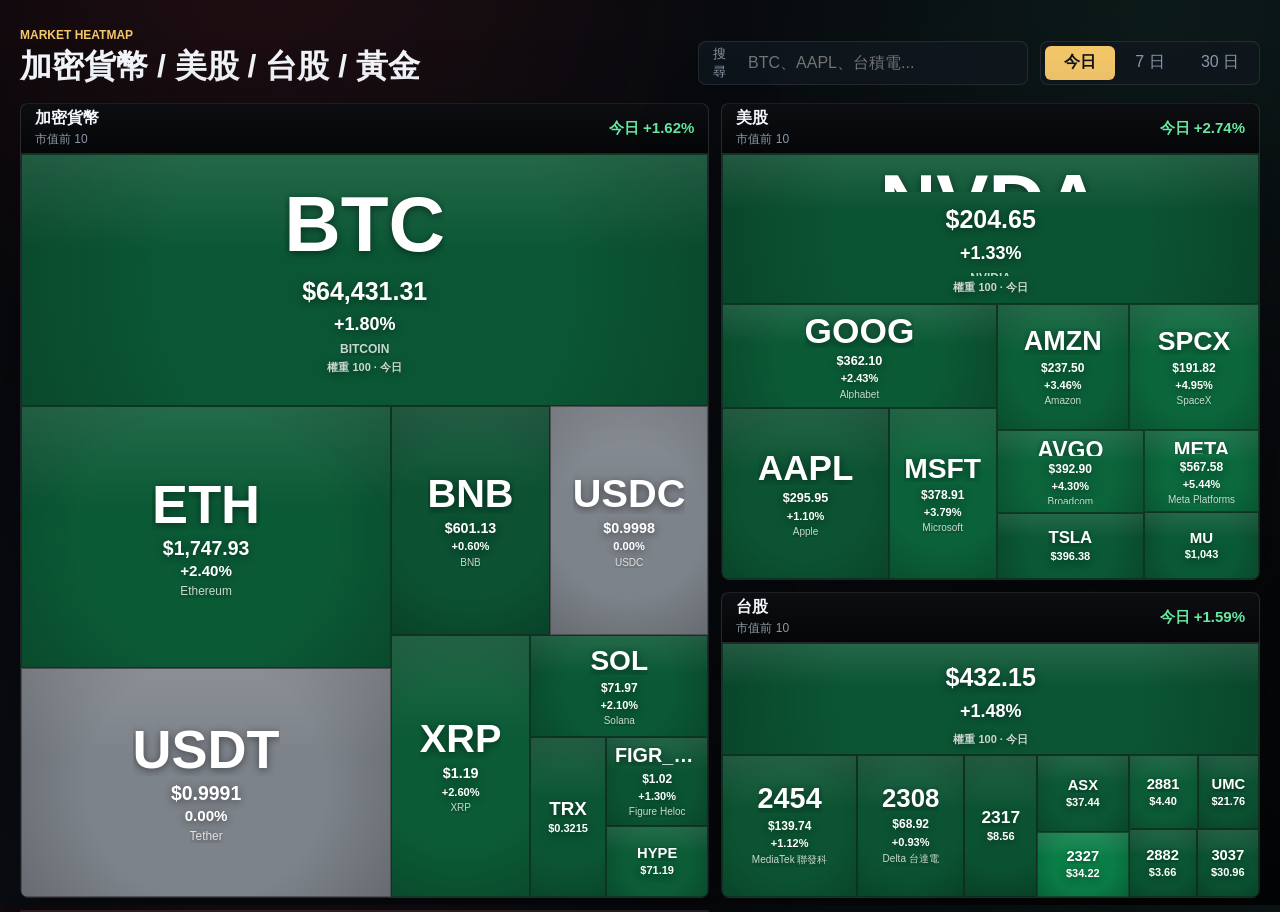
<file: heatmap-preview.html>
<!doctype html>
<html lang="zh-Hant">
  <head>
    <meta charset="UTF-8" />
    <meta name="viewport" content="width=device-width, initial-scale=1.0" />
    <title>市場熱力圖</title>
    <style>
:root {
  color-scheme: dark;
  --bg: #080b10;
  --panel: #111820;
  --panel-2: #151d27;
  --line: rgba(255, 255, 255, 0.09);
  --text: #f3f7fb;
  --muted: #8b99a8;
  --gold: #f4c76a;
  --green: #139f62;
  --red: #ca3f47;
  --shadow: 0 24px 80px rgba(0, 0, 0, 0.34);
}

* {
  box-sizing: border-box;
}

body {
  margin: 0;
  min-width: 1120px;
  min-height: 100vh;
  background:
    radial-gradient(circle at 20% -10%, rgba(92, 29, 35, 0.32), transparent 34%),
    radial-gradient(circle at 90% 0%, rgba(20, 88, 58, 0.18), transparent 28%),
    linear-gradient(145deg, #050609 0%, #0a0d12 50%, #040506 100%);
  color: var(--text);
  font-family:
    Inter, "Noto Sans TC", "PingFang TC", "Microsoft JhengHei", Arial, sans-serif;
}

button,
input {
  font: inherit;
}

.app-shell {
  width: min(1540px, calc(100vw - 40px));
  margin: 0 auto;
  padding: 28px 0 34px;
}

.topbar {
  display: flex;
  align-items: end;
  justify-content: space-between;
  gap: 22px;
  margin-bottom: 18px;
}

.eyebrow {
  margin: 0 0 6px;
  color: var(--gold);
  font-size: 12px;
  font-weight: 800;
  letter-spacing: 0;
  text-transform: uppercase;
}

h1,
h2,
h3,
p {
  margin: 0;
}

h1 {
  font-size: 32px;
  line-height: 1.15;
}

.toolbar {
  display: flex;
  align-items: center;
  gap: 12px;
}

.search-box {
  display: flex;
  align-items: center;
  gap: 10px;
  width: 330px;
  height: 44px;
  padding: 0 14px;
  border: 1px solid var(--line);
  background: rgba(17, 24, 32, 0.84);
  border-radius: 8px;
}

.search-box span {
  color: var(--muted);
  font-size: 13px;
}

.search-box input {
  width: 100%;
  border: 0;
  outline: 0;
  color: var(--text);
  background: transparent;
}

.range-tabs {
  display: grid;
  grid-template-columns: repeat(3, 70px);
  height: 44px;
  padding: 4px;
  border: 1px solid var(--line);
  border-radius: 8px;
  background: rgba(17, 24, 32, 0.84);
}

.range-button {
  border: 0;
  border-radius: 6px;
  color: var(--muted);
  background: transparent;
  cursor: pointer;
}

.range-button.active {
  color: #101318;
  background: var(--gold);
  font-weight: 800;
}

.dashboard {
  display: grid;
  grid-template-columns: 1.28fr 1fr;
  grid-template-rows: 53vh 34vh;
  gap: 12px;
  height: calc(100vh - 132px);
  min-height: 720px;
}

.market-panel {
  min-height: 0;
  overflow: hidden;
  border: 1px solid var(--line);
  border-radius: 8px;
  background: linear-gradient(180deg, rgba(19, 23, 29, 0.98), rgba(6, 8, 11, 0.98));
  box-shadow: var(--shadow);
}

.market-panel.featured {
  grid-row: span 2;
}

.panel-head {
  display: flex;
  align-items: center;
  justify-content: space-between;
  height: 50px;
  padding: 0 14px;
  border-bottom: 1px solid rgba(255, 255, 255, 0.1);
  background: linear-gradient(180deg, rgba(11, 13, 16, 0.96), rgba(4, 5, 7, 0.96));
}

.panel-head h2 {
  font-size: 16px;
  font-weight: 900;
}

.panel-head p {
  margin-top: 2px;
  color: var(--muted);
  font-size: 12px;
}

.panel-head strong {
  font-size: 15px;
}

.heatmap {
  position: relative;
  height: calc(100% - 50px);
  background: #0a0e13;
}

.render-error {
  display: grid;
  height: 100%;
  place-items: center;
  padding: 24px;
  color: #ff9a9a;
  font-size: 15px;
  font-weight: 800;
  text-align: center;
}

.tile {
  position: absolute;
  display: flex;
  flex-direction: column;
  align-items: center;
  justify-content: center;
  overflow: hidden;
  padding: 8px;
  border: 1px solid rgba(20, 8, 10, 0.44);
  color: #fff;
  text-align: center;
  text-shadow: 0 2px 9px rgba(0, 0, 0, 0.48);
  cursor: pointer;
  transition: filter 160ms ease, transform 160ms ease, box-shadow 160ms ease;
}

.tile::after {
  position: absolute;
  inset: 0;
  pointer-events: none;
  content: "";
  background:
    linear-gradient(180deg, rgba(255, 255, 255, 0.1), transparent 38%),
    radial-gradient(circle at 50% 50%, transparent 55%, rgba(0, 0, 0, 0.18));
}

.tile > span {
  position: relative;
  z-index: 1;
}

.tile:hover,
.tile.active {
  z-index: 5;
  filter: saturate(1.2) brightness(1.08);
  box-shadow: inset 0 0 0 2px rgba(255, 255, 255, 0.82), 0 14px 26px rgba(0, 0, 0, 0.32);
}

.tile.dimmed {
  opacity: 0.2;
}

.tile-symbol {
  display: block;
  max-width: 100%;
  overflow: hidden;
  font-weight: 900;
  font-size: 1em;
  line-height: 1;
  text-overflow: ellipsis;
  white-space: nowrap;
}

.tile.hero .tile-symbol {
  font-size: 1.45em;
  letter-spacing: 0;
}

.tile-price {
  display: block;
  margin-top: 7px;
  font-weight: 800;
  font-size: max(12px, 0.36em);
  line-height: 1.1;
  white-space: nowrap;
}

.tile.hero .tile-price {
  margin-top: 14px;
  font-size: max(25px, 0.34em);
}

.tile-change {
  display: block;
  margin-top: 4px;
  font-weight: 900;
  font-size: max(11px, 0.28em);
  line-height: 1.1;
  white-space: nowrap;
}

.tile.hero .tile-change {
  margin-top: 10px;
  font-size: max(18px, 0.2em);
}

.tile-name {
  display: block;
  margin-top: 4px;
  max-width: 100%;
  overflow: hidden;
  color: rgba(255, 255, 255, 0.78);
  font-size: max(10px, 0.22em);
  text-overflow: ellipsis;
  white-space: nowrap;
}

.tile.hero .tile-name {
  margin-top: 7px;
  font-size: max(12px, 0.12em);
  font-weight: 800;
  text-transform: uppercase;
}

.tile-market-note {
  display: none;
  margin-top: 4px;
  color: rgba(255, 255, 255, 0.78);
  font-size: max(11px, 0.1em);
  font-weight: 800;
  white-space: nowrap;
}

.tile.hero .tile-market-note {
  display: block;
}

.tile.compact {
  padding: 5px;
}

.tile.compact .tile-symbol {
  font-size: 0.82em;
}

.tile.compact .tile-price {
  margin-top: 3px;
  font-size: 11px;
}

.tile.compact .tile-change,
.tile.compact .tile-name,
.tile.compact .tile-market-note {
  display: none;
}

.detail-drawer {
  position: fixed;
  right: 22px;
  bottom: 22px;
  width: 330px;
  padding: 20px;
  border: 1px solid var(--line);
  border-radius: 8px;
  background: rgba(13, 18, 25, 0.96);
  box-shadow: var(--shadow);
  transform: translateY(calc(100% + 36px));
  transition: transform 220ms ease;
}

.detail-drawer.open {
  transform: translateY(0);
}

.detail-drawer h3 {
  padding-right: 32px;
  font-size: 22px;
}

.close-button {
  position: absolute;
  top: 12px;
  right: 12px;
  width: 30px;
  height: 30px;
  border: 1px solid var(--line);
  border-radius: 6px;
  color: var(--text);
  background: rgba(255, 255, 255, 0.06);
  cursor: pointer;
}

dl {
  display: grid;
  gap: 10px;
  margin: 18px 0 0;
}

dl div {
  display: flex;
  justify-content: space-between;
  gap: 16px;
  padding: 11px 0;
  border-top: 1px solid var(--line);
}

dt {
  color: var(--muted);
}

dd {
  margin: 0;
  font-weight: 800;
  text-align: right;
}

.positive {
  color: #68e7a2;
}

.negative {
  color: #ff9292;
}

@media (max-width: 1180px) {
  body {
    min-width: 0;
  }

  .app-shell {
    width: calc(100vw - 24px);
    padding-top: 18px;
  }

  .topbar {
    align-items: stretch;
    flex-direction: column;
  }

  .toolbar {
    align-items: stretch;
    flex-direction: column;
  }

  .search-box,
  .range-tabs {
    width: 100%;
  }

  .range-tabs {
    grid-template-columns: repeat(3, 1fr);
  }

  .dashboard {
    display: flex;
    flex-direction: column;
    height: auto;
    min-height: 0;
  }

  .market-panel,
  .market-panel.featured {
    height: 430px;
  }
}

</style>
  </head>
  <body>
    <main class="app-shell">
      <header class="topbar">
        <div>
          <p class="eyebrow">Market Heatmap</p>
          <h1>加密貨幣 / 美股 / 台股 / 黃金</h1>
        </div>
        <div class="toolbar" aria-label="熱力圖控制列">
          <label class="search-box" for="searchInput">
            <span>搜尋</span>
            <input id="searchInput" type="search" placeholder="BTC、AAPL、台積電..." autocomplete="off" />
          </label>
          <div class="range-tabs" role="tablist" aria-label="時間區間">
            <button class="range-button active" type="button" data-range="day">今日</button>
            <button class="range-button" type="button" data-range="week">7 日</button>
            <button class="range-button" type="button" data-range="month">30 日</button>
          </div>
        </div>
      </header>

      <section class="dashboard" aria-label="四市場熱力圖">
        <article class="market-panel featured" data-market="crypto">
          <div class="panel-head">
            <div>
              <h2>加密貨幣</h2>
              <p>市值前 10</p>
            </div>
            <strong id="cryptoSummary">--</strong>
          </div>
          <div class="heatmap" id="cryptoMap"></div>
        </article>

        <article class="market-panel" data-market="us">
          <div class="panel-head">
            <div>
              <h2>美股</h2>
              <p>市值前 10</p>
            </div>
            <strong id="usSummary">--</strong>
          </div>
          <div class="heatmap" id="usMap"></div>
        </article>

        <article class="market-panel" data-market="tw">
          <div class="panel-head">
            <div>
              <h2>台股</h2>
              <p>市值前 10</p>
            </div>
            <strong id="twSummary">--</strong>
          </div>
          <div class="heatmap" id="twMap"></div>
        </article>

        <article class="market-panel" data-market="metal">
          <div class="panel-head">
            <div>
              <h2>黃金 / 貴金屬</h2>
              <p>黃金 ETF 市值前 10</p>
            </div>
            <strong id="metalSummary">--</strong>
          </div>
          <div class="heatmap" id="metalMap"></div>
        </article>
      </section>

      <aside class="detail-drawer" id="detailDrawer" aria-live="polite">
        <button class="close-button" id="closeDrawer" type="button" aria-label="關閉詳細資料">×</button>
        <p class="eyebrow">Selected Asset</p>
        <h3 id="detailName">點選任一格查看細節</h3>
        <dl>
          <div>
            <dt>代號</dt>
            <dd id="detailSymbol">--</dd>
          </div>
          <div>
            <dt>價格</dt>
            <dd id="detailPrice">--</dd>
          </div>
          <div>
            <dt>漲跌</dt>
            <dd id="detailChange">--</dd>
          </div>
          <div>
            <dt>權重</dt>
            <dd id="detailWeight">--</dd>
          </div>
        </dl>
      </aside>
    </main>

    <script>
const ranges = {
  day: "今日",
  week: "7 日",
  month: "30 日",
};

const markets = [
  {
    id: "crypto",
    mapId: "cryptoMap",
    summaryId: "cryptoSummary",
    items: [
      asset("BTC", "Bitcoin", "$64,431.31", 100, 1.8, 5.0, 16.3),
      asset("ETH", "Ethereum", "$1,747.93", 16, 2.4, 8.6, 18.2),
      asset("USDT", "Tether", "$0.9991", 14, 0.0, 0.0, 0.0),
      asset("BNB", "BNB", "$601.13", 6, 0.6, 2.9, 6.7),
      asset("USDC", "USDC", "$0.9998", 6, 0.0, 0.0, 0.0),
      asset("XRP", "XRP", "$1.19", 6, 2.6, 8.2, 14.6),
      asset("SOL", "Solana", "$71.97", 3, 2.1, 15.2, 15.6),
      asset("TRX", "TRON", "$0.3215", 2, 1.5, 0.1, 9.6),
      asset("FIGR_HELOC", "Figure Heloc", "$1.02", 1.5, 1.3, 0.3, 1.4),
      asset("HYPE", "Hyperliquid", "$71.19", 1.2, 2.9, 33.7, 51.2),
    ],
  },
  {
    id: "us",
    mapId: "usMap",
    summaryId: "usSummary",
    items: [
      asset("NVDA", "NVIDIA", "$204.65", 100, 1.33, 4.8, 15.2),
      asset("GOOG", "Alphabet", "$362.10", 89, 2.43, 6.1, 18.6),
      asset("AAPL", "Apple", "$295.95", 88, 1.10, 3.4, 9.8),
      asset("MSFT", "Microsoft", "$378.91", 57, 3.79, 4.5, 7.2),
      asset("AMZN", "Amazon", "$237.50", 52, 3.46, 5.2, 10.1),
      asset("SPCX", "SpaceX", "$191.82", 51, 4.95, 8.8, 19.7),
      asset("AVGO", "Broadcom", "$392.90", 38, 4.30, 9.6, 22.4),
      asset("TSLA", "Tesla", "$396.38", 30, 2.05, 4.1, 12.6),
      asset("META", "Meta Platforms", "$567.58", 29, 5.44, 7.3, 14.0),
      asset("MU", "Micron Technology", "$1,043", 24, 2.20, 5.8, 16.4),
    ],
  },
  {
    id: "tw",
    mapId: "twMap",
    summaryId: "twSummary",
    items: [
      asset("TSM", "TSMC 台積電", "$432.15", 100, 1.48, 3.9, 11.8),
      asset("2454", "MediaTek 聯發科", "$139.74", 10, 1.12, 2.8, 8.4),
      asset("2308", "Delta 台達電", "$68.92", 8, 0.93, 4.2, 10.6),
      asset("2317", "Foxconn 鴻海", "$8.56", 5.4, 0.73, 2.1, 5.7),
      asset("ASX", "ASE 日月光投控", "$37.44", 3.7, 1.63, 3.8, 9.2),
      asset("2327", "Yageo 國巨", "$34.22", 3.1, 9.76, 10.9, 21.4),
      asset("2881", "Fubon 富邦金", "$4.40", 2.7, 2.58, 4.3, 7.8),
      asset("UMC", "United Microelectronics 聯電", "$21.76", 2.4, 0.65, 1.8, 6.2),
      asset("2882", "Cathay Financial 國泰金", "$3.66", 2.4, 1.75, 3.6, 6.9),
      asset("3037", "Unimicron 欣興", "$30.96", 2.2, 1.11, 4.2, 11.3),
    ],
  },
  {
    id: "metal",
    mapId: "metalMap",
    summaryId: "metalSummary",
    items: [
      asset("GLD", "SPDR Gold Shares", "$477.48", 100, 0.86, 3.90, 4.25),
      asset("IAU", "iShares Gold Trust", "$97.79", 45.5, 0.85, 3.90, 4.26),
      asset("GLDM", "SPDR Gold MiniShares", "$102.83", 18.4, 0.85, 3.90, 4.28),
      asset("SGOL", "abrdn Physical Gold Shares", "$49.51", 4.9, 0.88, 3.93, 4.30),
      asset("IAUM", "iShares Gold Trust Micro", "$51.80", 4.5, 0.86, 3.95, 4.31),
      asset("AAAU", "Goldman Sachs Physical Gold ETF", "$51.25", 1.8, 0.83, 3.87, 4.32),
      asset("OUNZ", "VanEck Merk Gold ETF", "$49.98", 1.7, 0.85, 3.89, 4.23),
      asset("BAR", "GraniteShares Gold Trust", "$51.19", 1.0, 0.85, 3.90, 4.28),
      asset("UGL", "ProShares Ultra Gold", "$77.24", 0.8, 1.70, 7.74, 5.16),
      asset("IGLD", "FT Vest Gold Strategy Target Income ETF", "$28.55", 0.35, 0.18, 2.96, 4.16),
    ],
  },
];

let activeRange = "day";
let activeSymbol = "";

const searchInput = document.querySelector("#searchInput");
const detailDrawer = document.querySelector("#detailDrawer");
const closeDrawer = document.querySelector("#closeDrawer");

function asset(symbol, name, price, weight, day, week, month) {
  return { symbol, name, price, weight, changes: { day, week, month } };
}

function getChange(item) {
  return item.changes[activeRange];
}

function formatChange(value) {
  const sign = value > 0 ? "+" : "";
  return `${sign}${value.toFixed(2)}%`;
}

function tileColor(value) {
  if (Math.abs(value) < 0.05) return "#7d838a";
  const abs = Math.min(Math.abs(value), 10) / 10;
  const alpha = 0.56 + abs * 0.44;
  return value > 0 ? `rgba(12, 128, 72, ${alpha})` : `rgba(224, 84, 91, ${alpha})`;
}

function averageChange(items) {
  const totalWeight = items.reduce((sum, item) => sum + item.weight, 0);
  const weighted = items.reduce((sum, item) => sum + getChange(item) * item.weight, 0);
  return weighted / totalWeight;
}

function layoutTreemap(items, x, y, width, height) {
  const total = items.reduce((sum, item) => sum + item.weight, 0);
  const sorted = [...items].sort((a, b) => b.weight - a.weight);
  return splitItems(sorted, x, y, width, height, total);
}

function layoutMarket(items, width, height) {
  const sorted = [...items].sort((a, b) => b.weight - a.weight);
  const hero = sorted[0];
  const rest = sorted.slice(1);
  const heroHeight = Math.min(height * 0.44, Math.max(150, height * 0.34));
  const gutter = 0;
  const restHeight = height - heroHeight - gutter;

  return [
    { item: hero, x: 0, y: 0, width, height: heroHeight, hero: true },
    ...layoutTreemap(rest, 0, heroHeight + gutter, width, restHeight).map((tile) => ({ ...tile, hero: false })),
  ];
}

function splitItems(items, x, y, width, height, totalWeight) {
  if (items.length === 0) return [];
  if (items.length === 1) return [{ item: items[0], x, y, width, height }];

  const half = totalWeight / 2;
  let running = 0;
  let splitIndex = 0;

  for (let i = 0; i < items.length; i += 1) {
    const nextRunning = running + items[i].weight;
    const shouldTake = i === 0 || nextRunning <= half || Math.abs(half - nextRunning) < Math.abs(half - running);

    if (!shouldTake) break;

    running = nextRunning;
    splitIndex = i + 1;
  }

  splitIndex = Math.min(Math.max(splitIndex, 1), items.length - 1);

  const first = items.slice(0, splitIndex);
  const second = items.slice(splitIndex);
  const firstWeight = first.reduce((sum, item) => sum + item.weight, 0);
  const secondWeight = totalWeight - firstWeight;

  if (width >= height) {
    const firstWidth = width * (firstWeight / totalWeight);
    return [
      ...splitItems(first, x, y, firstWidth, height, firstWeight),
      ...splitItems(second, x + firstWidth, y, width - firstWidth, height, secondWeight),
    ];
  }

  const firstHeight = height * (firstWeight / totalWeight);
  return [
    ...splitItems(first, x, y, width, firstHeight, firstWeight),
    ...splitItems(second, x, y + firstHeight, width, height - firstHeight, secondWeight),
  ];
}

function render() {
  const query = searchInput.value.trim().toLowerCase();

  markets.forEach((market) => {
    const map = document.querySelector(`#${market.mapId}`);
    const summary = document.querySelector(`#${market.summaryId}`);
    const avg = averageChange(market.items);

    summary.textContent = `${ranges[activeRange]} ${formatChange(avg)}`;
    summary.className = avg >= 0 ? "positive" : "negative";
    map.innerHTML = "";

    const rect = map.getBoundingClientRect();
    const layout = layoutMarket(market.items, rect.width, rect.height);

    layout.forEach(({ item, x, y, width, height, hero }) => {
      const change = getChange(item);
      const isMatch = !query || item.symbol.toLowerCase().includes(query) || item.name.toLowerCase().includes(query);
      const isCompact = width < 92 || height < 72;
      const tile = document.createElement("button");
      tile.type = "button";
      tile.className = `tile${hero ? " hero" : ""}${isCompact ? " compact" : ""}${isMatch ? "" : " dimmed"}${activeSymbol === item.symbol ? " active" : ""}`;
      tile.style.left = `${x}px`;
      tile.style.top = `${y}px`;
      tile.style.width = `${width}px`;
      tile.style.height = `${height}px`;
      tile.style.background = tileColor(change);
      tile.style.fontSize = `${Math.max(18, Math.min(54, Math.sqrt(width * height) / 4.8))}px`;
      tile.setAttribute("aria-label", `${item.name} ${item.price} ${formatChange(change)}`);
      tile.innerHTML = `
        <span class="tile-symbol">${item.symbol}</span>
        <span class="tile-price">${item.price}</span>
        <span class="tile-change">${formatChange(change)}</span>
        <span class="tile-name">${item.name}</span>
        <span class="tile-market-note">權重 ${item.weight} · ${ranges[activeRange]}</span>
      `;
      tile.addEventListener("click", () => showDetail(item));
      map.appendChild(tile);
    });
  });
}

function safeRender() {
  try {
    render();
  } catch (error) {
    document.querySelectorAll(".heatmap").forEach((map) => {
      map.innerHTML = `<div class="render-error">熱力圖載入失敗：${error.message}</div>`;
    });
    throw error;
  }
}

function showDetail(item) {
  activeSymbol = item.symbol;
  const change = getChange(item);

  document.querySelector("#detailName").textContent = item.name;
  document.querySelector("#detailSymbol").textContent = item.symbol;
  document.querySelector("#detailPrice").textContent = item.price;
  document.querySelector("#detailChange").textContent = `${ranges[activeRange]} ${formatChange(change)}`;
  document.querySelector("#detailChange").className = change >= 0 ? "positive" : "negative";
  document.querySelector("#detailWeight").textContent = `${item.weight} / 示範權重`;
  detailDrawer.classList.add("open");
  safeRender();
}

document.querySelectorAll(".range-button").forEach((button) => {
  button.addEventListener("click", () => {
    document.querySelector(".range-button.active").classList.remove("active");
    button.classList.add("active");
    activeRange = button.dataset.range;
    safeRender();
  });
});

searchInput.addEventListener("input", safeRender);
closeDrawer.addEventListener("click", () => {
  detailDrawer.classList.remove("open");
  activeSymbol = "";
  safeRender();
});

window.addEventListener("resize", safeRender);
window.addEventListener("DOMContentLoaded", safeRender);
window.addEventListener("load", safeRender);
requestAnimationFrame(safeRender);
setTimeout(safeRender, 150);

</script>
  </body>
</html>
</file>
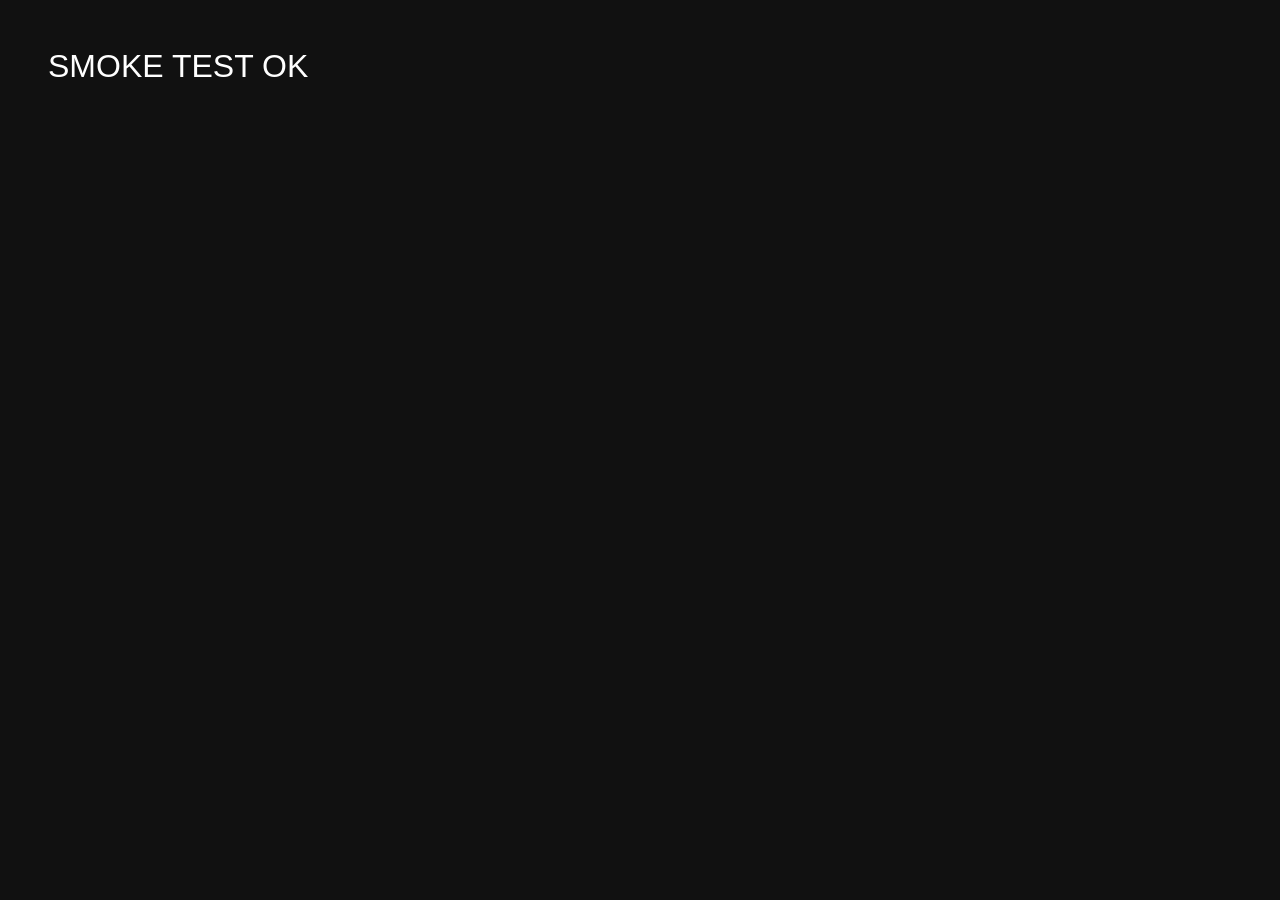
<file: smoke-test.html>
<!doctype html>
<html>
  <head>
    <meta charset="utf-8" />
    <title>Smoke Test</title>
  </head>
  <body style="background:#111;color:white;font:32px Arial;padding:40px">
    SMOKE TEST OK
  </body>
</html>
</file>
